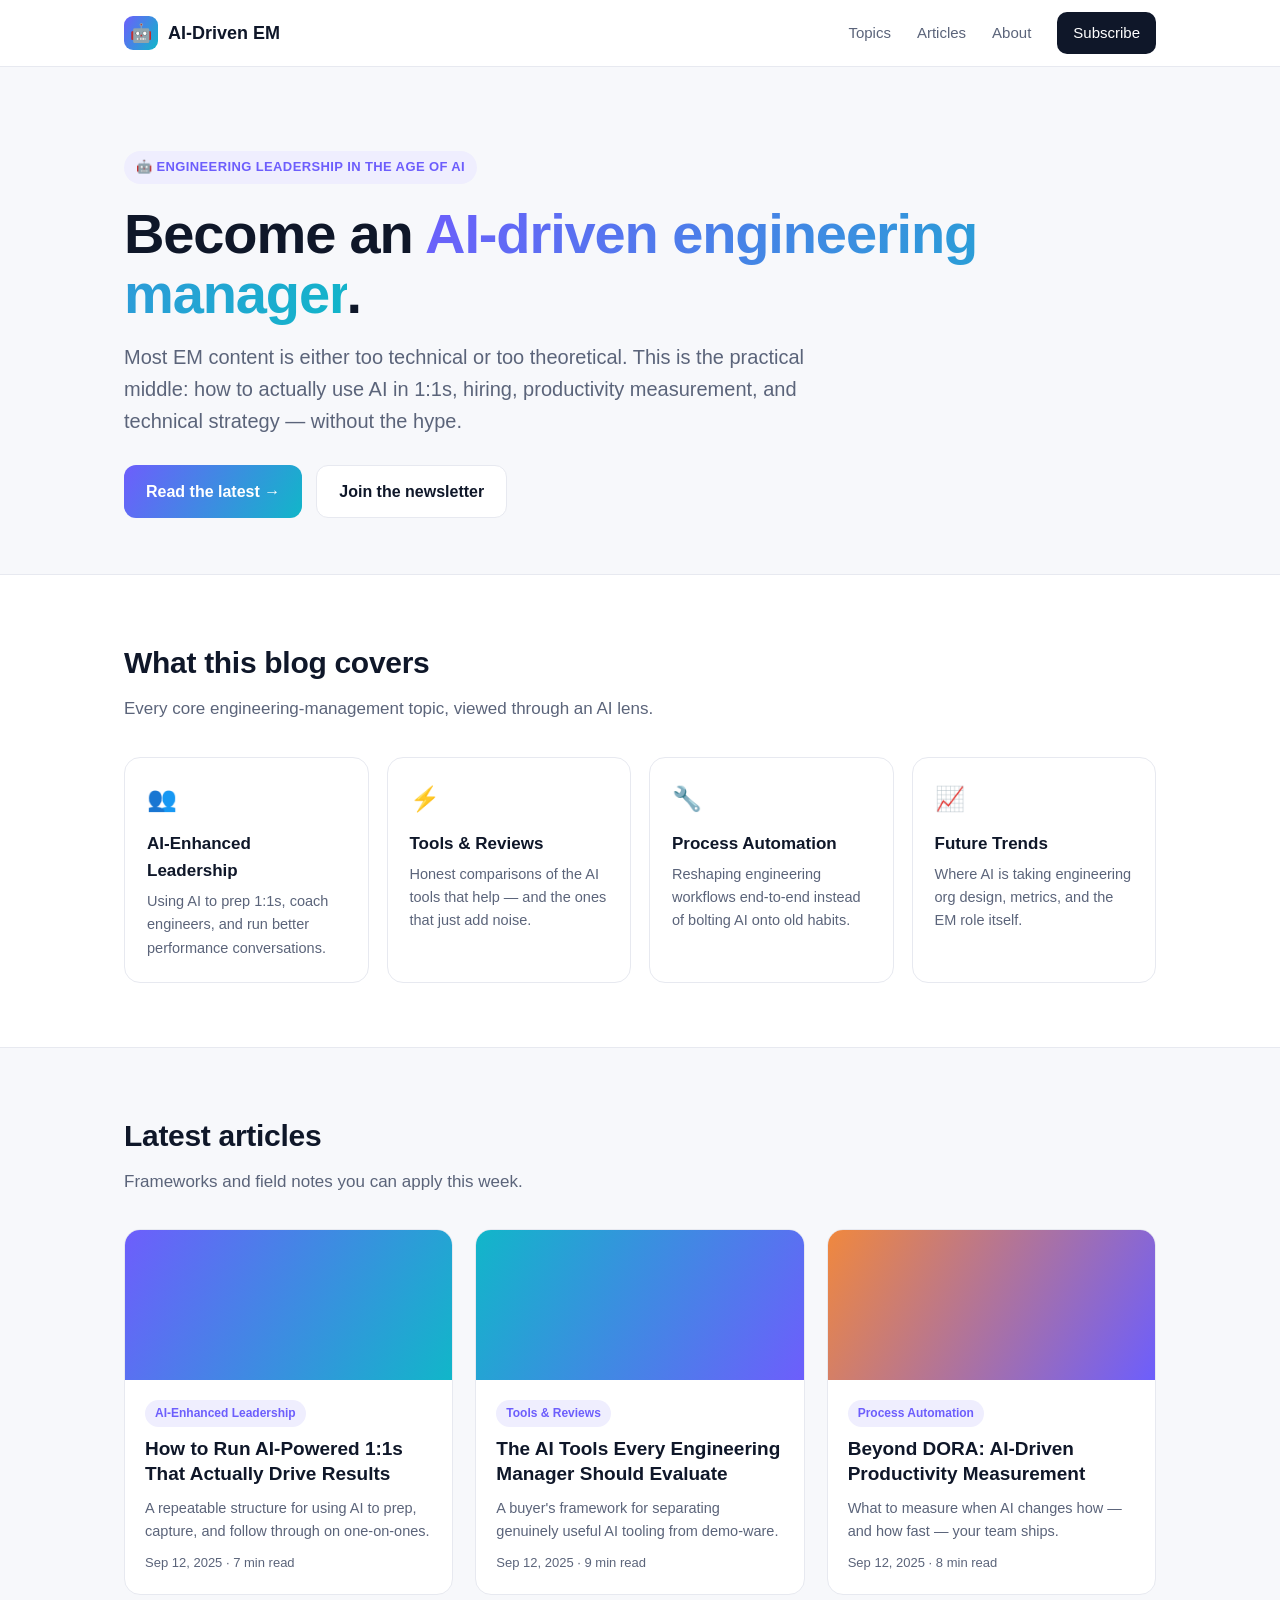
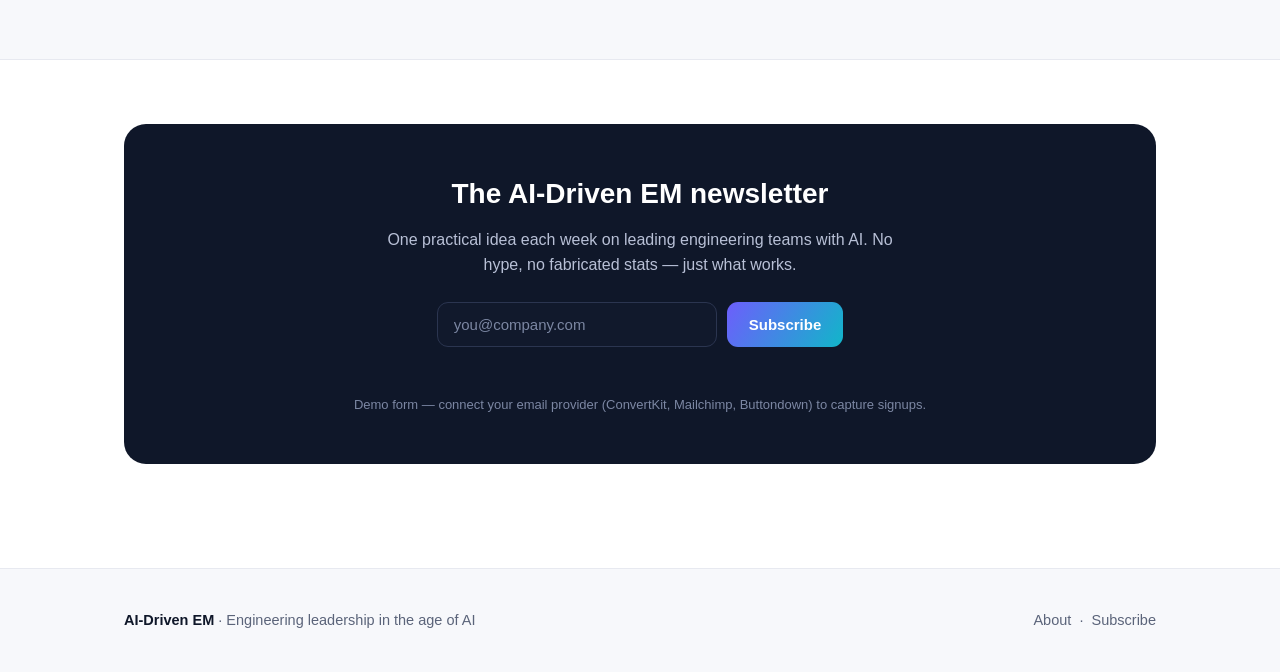
<file: index.html>
<!DOCTYPE html>
<html lang="en">
<head>
<meta charset="utf-8" />
<meta name="viewport" content="width=device-width, initial-scale=1" />
<title>The AI-Driven Engineering Manager — Engineering Leadership in the Age of AI</title>
<meta name="description" content="Practical, no-hype guidance on using AI to lead engineering teams: 1:1s, hiring, productivity, technical strategy, and the tools that actually help." />
<link rel="stylesheet" href="/styles.css" />
</head>
<body>
<header class="site-header">
  <div class="wrap nav">
    <a class="brand" href="/"><span class="logo">🤖</span> AI-Driven EM</a>
    <nav class="nav-links">
      <a href="/#pillars">Topics</a>
      <a href="/#latest">Articles</a>
      <a href="/about.html">About</a>
      <a class="nav-cta" href="/#newsletter">Subscribe</a>
    </nav>
  </div>
</header>

<section class="hero">
  <div class="wrap">
    <span class="eyebrow">🤖 Engineering leadership in the age of AI</span>
    <h1>Become an <span class="grad">AI-driven engineering manager</span>.</h1>
    <p class="lead">Most EM content is either too technical or too theoretical. This is the practical middle: how to actually use AI in 1:1s, hiring, productivity measurement, and technical strategy — without the hype.</p>
    <div class="btn-row">
      <a class="btn btn-primary" href="/#latest">Read the latest →</a>
      <a class="btn btn-ghost" href="/#newsletter">Join the newsletter</a>
    </div>
  </div>
</section>

<section class="block" id="pillars">
  <div class="wrap">
    <div class="section-head">
      <h2>What this blog covers</h2>
      <p>Every core engineering-management topic, viewed through an AI lens.</p>
    </div>
    <div class="pillars">
      <div class="pillar">
        <div class="ic">👥</div>
        <h3>AI-Enhanced Leadership</h3>
        <p>Using AI to prep 1:1s, coach engineers, and run better performance conversations.</p>
      </div>
      <div class="pillar">
        <div class="ic">⚡</div>
        <h3>Tools &amp; Reviews</h3>
        <p>Honest comparisons of the AI tools that help — and the ones that just add noise.</p>
      </div>
      <div class="pillar">
        <div class="ic">🔧</div>
        <h3>Process Automation</h3>
        <p>Reshaping engineering workflows end-to-end instead of bolting AI onto old habits.</p>
      </div>
      <div class="pillar">
        <div class="ic">📈</div>
        <h3>Future Trends</h3>
        <p>Where AI is taking engineering org design, metrics, and the EM role itself.</p>
      </div>
    </div>
  </div>
</section>

<section class="block" id="latest" style="background:var(--bg-alt);border-top:1px solid var(--line);border-bottom:1px solid var(--line);">
  <div class="wrap">
    <div class="section-head">
      <h2>Latest articles</h2>
      <p>Frameworks and field notes you can apply this week.</p>
    </div>
    <div class="posts">
      <a class="card" href="/ai-powered-1on1s.html">
        <div class="thumb"></div>
        <div class="body">
          <span class="tag">AI-Enhanced Leadership</span>
          <h3>How to Run AI-Powered 1:1s That Actually Drive Results</h3>
          <p>A repeatable structure for using AI to prep, capture, and follow through on one-on-ones.</p>
          <div class="meta">Sep 12, 2025 · 7 min read</div>
        </div>
      </a>
      <a class="card" href="/ai-tools-every-em-needs.html">
        <div class="thumb alt2"></div>
        <div class="body">
          <span class="tag">Tools &amp; Reviews</span>
          <h3>The AI Tools Every Engineering Manager Should Evaluate</h3>
          <p>A buyer's framework for separating genuinely useful AI tooling from demo-ware.</p>
          <div class="meta">Sep 12, 2025 · 9 min read</div>
        </div>
      </a>
      <a class="card" href="/beyond-dora-metrics.html">
        <div class="thumb alt3"></div>
        <div class="body">
          <span class="tag">Process Automation</span>
          <h3>Beyond DORA: AI-Driven Productivity Measurement</h3>
          <p>What to measure when AI changes how — and how fast — your team ships.</p>
          <div class="meta">Sep 12, 2025 · 8 min read</div>
        </div>
      </a>
    </div>
  </div>
</section>

<section class="block" id="newsletter">
  <div class="wrap">
    <div class="newsletter">
      <h2>The AI-Driven EM newsletter</h2>
      <p>One practical idea each week on leading engineering teams with AI. No hype, no fabricated stats — just what works.</p>
      <form class="signup" onsubmit="return subscribe(event)">
        <input type="email" id="email" placeholder="you@company.com" required />
        <button type="submit">Subscribe</button>
      </form>
      <div class="signup-ok" id="ok"></div>
      <div class="signup-note">Demo form — connect your email provider (ConvertKit, Mailchimp, Buttondown) to capture signups.</div>
    </div>
  </div>
</section>

<footer class="site-footer">
  <div class="wrap foot">
    <div><span class="brand-sm">AI-Driven EM</span> · Engineering leadership in the age of AI</div>
    <div><a href="/about.html">About</a> &nbsp;·&nbsp; <a href="/#newsletter">Subscribe</a></div>
  </div>
</footer>

<script>
function subscribe(e){
  e.preventDefault();
  var email = document.getElementById('email').value;
  document.getElementById('ok').textContent = "Thanks — " + email + " is on the list (demo).";
  document.getElementById('email').value = "";
  return false;
}
</script>
</body>
</html>
</file>
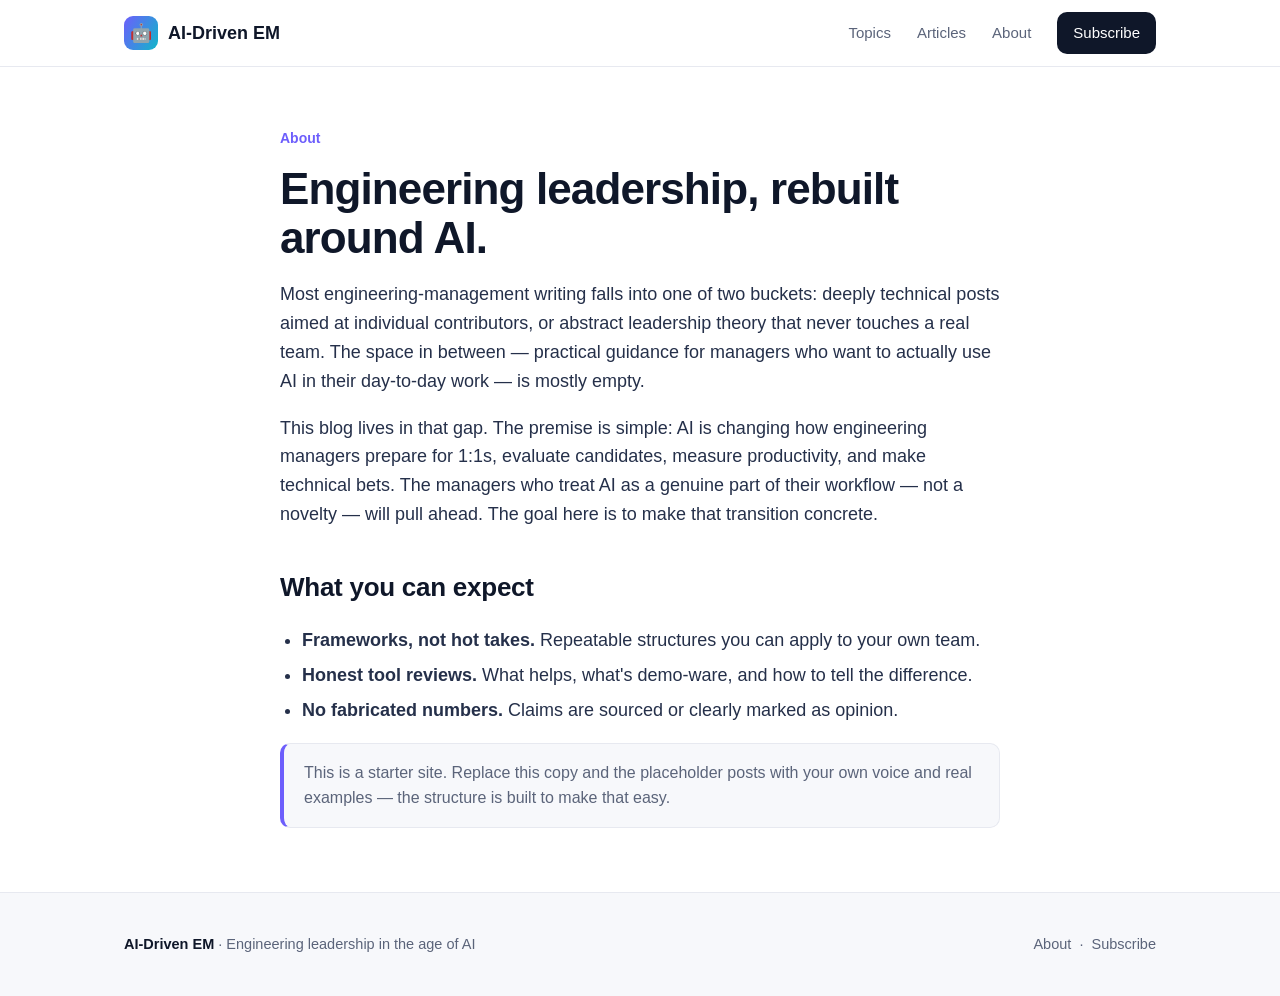
<file: about.html>
<!DOCTYPE html>
<html lang="en">
<head>
<meta charset="utf-8" />
<meta name="viewport" content="width=device-width, initial-scale=1" />
<title>About — The AI-Driven Engineering Manager</title>
<meta name="description" content="Why this blog exists: practical, honest guidance on leading engineering teams with AI." />
<link rel="stylesheet" href="/styles.css" />
</head>
<body>
<header class="site-header">
  <div class="wrap nav">
    <a class="brand" href="/"><span class="logo">🤖</span> AI-Driven EM</a>
    <nav class="nav-links">
      <a href="/#pillars">Topics</a>
      <a href="/#latest">Articles</a>
      <a href="/about.html">About</a>
      <a class="nav-cta" href="/#newsletter">Subscribe</a>
    </nav>
  </div>
</header>

<article class="article">
  <div class="wrap">
    <div class="prose">
      <span class="kicker">About</span>
      <h1>Engineering leadership, rebuilt around AI.</h1>
      <p>Most engineering-management writing falls into one of two buckets: deeply technical posts aimed at individual contributors, or abstract leadership theory that never touches a real team. The space in between — practical guidance for managers who want to actually use AI in their day-to-day work — is mostly empty.</p>
      <p>This blog lives in that gap. The premise is simple: AI is changing how engineering managers prepare for 1:1s, evaluate candidates, measure productivity, and make technical bets. The managers who treat AI as a genuine part of their workflow — not a novelty — will pull ahead. The goal here is to make that transition concrete.</p>
      <h2>What you can expect</h2>
      <ul>
        <li><strong>Frameworks, not hot takes.</strong> Repeatable structures you can apply to your own team.</li>
        <li><strong>Honest tool reviews.</strong> What helps, what's demo-ware, and how to tell the difference.</li>
        <li><strong>No fabricated numbers.</strong> Claims are sourced or clearly marked as opinion.</li>
      </ul>
      <div class="callout">This is a starter site. Replace this copy and the placeholder posts with your own voice and real examples — the structure is built to make that easy.</div>
    </div>
  </div>
</article>

<footer class="site-footer">
  <div class="wrap foot">
    <div><span class="brand-sm">AI-Driven EM</span> · Engineering leadership in the age of AI</div>
    <div><a href="/about.html">About</a> &nbsp;·&nbsp; <a href="/#newsletter">Subscribe</a></div>
  </div>
</footer>
</body>
</html>
</file>
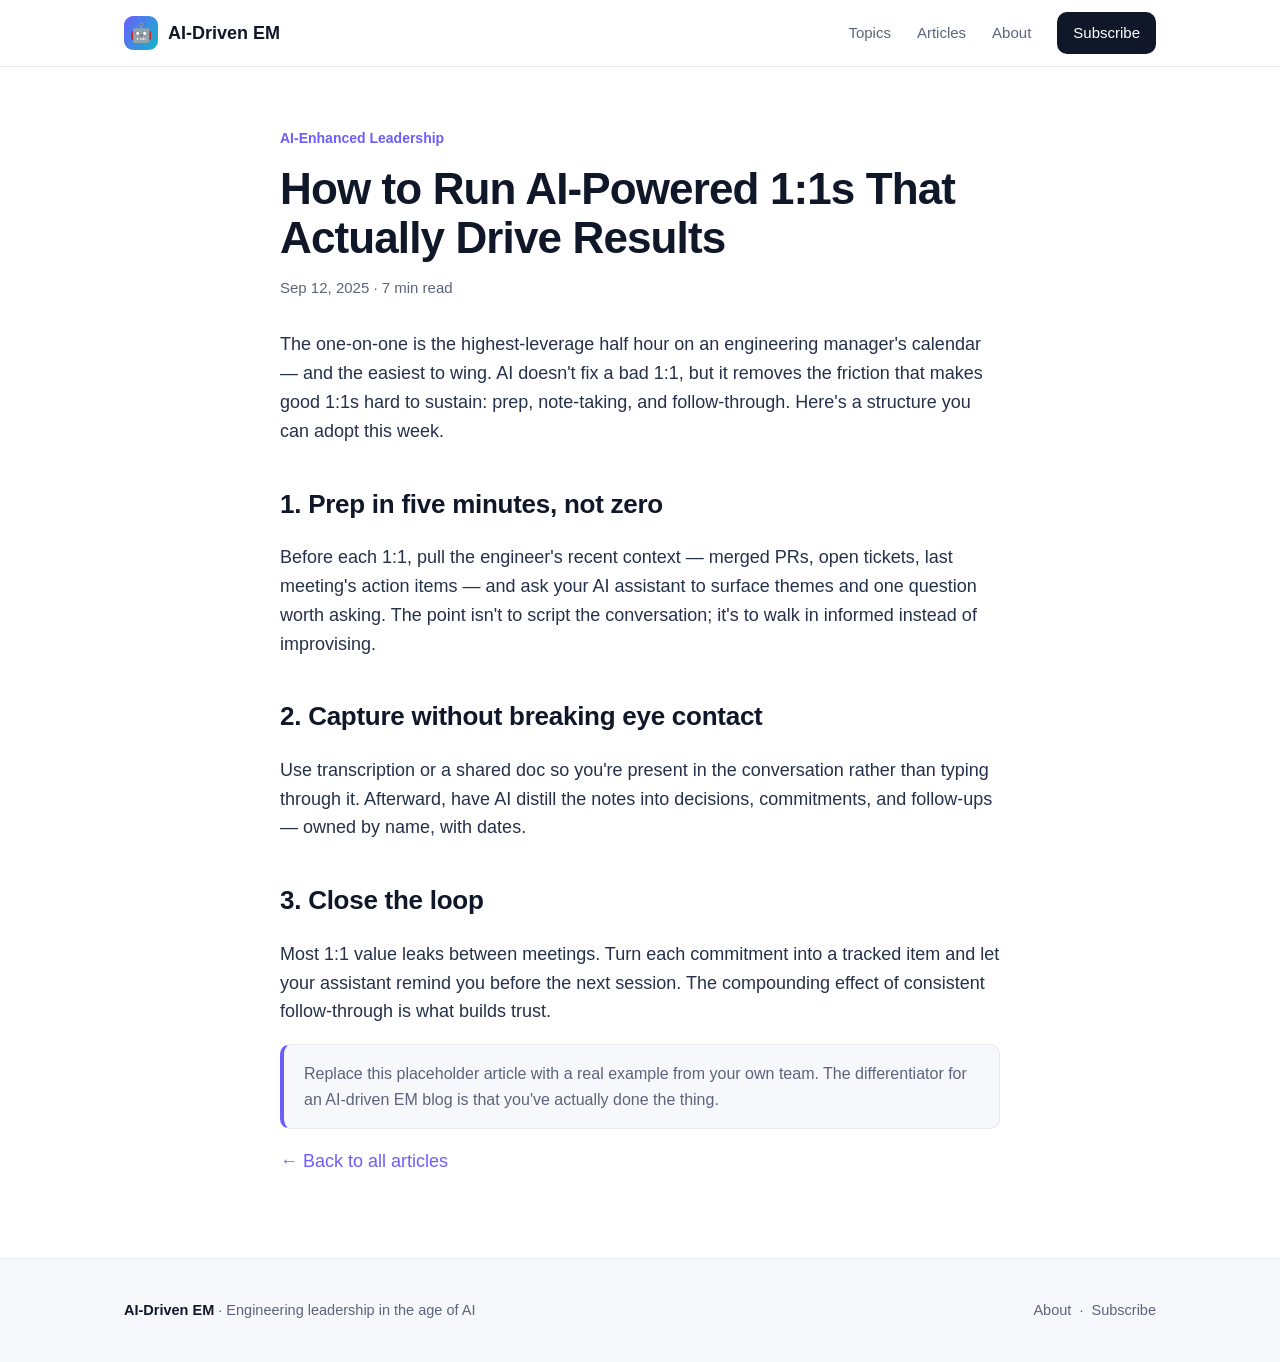
<file: ai-powered-1on1s.html>
<!DOCTYPE html>
<html lang="en">
<head>
<meta charset="utf-8" />
<meta name="viewport" content="width=device-width, initial-scale=1" />
<title>How to Run AI-Powered 1:1s That Actually Drive Results — AI-Driven EM</title>
<meta name="description" content="A repeatable structure for using AI to prepare, capture, and follow through on one-on-ones." />
<link rel="stylesheet" href="/styles.css" />
</head>
<body>
<header class="site-header">
  <div class="wrap nav">
    <a class="brand" href="/"><span class="logo">🤖</span> AI-Driven EM</a>
    <nav class="nav-links">
      <a href="/#pillars">Topics</a>
      <a href="/#latest">Articles</a>
      <a href="/about.html">About</a>
      <a class="nav-cta" href="/#newsletter">Subscribe</a>
    </nav>
  </div>
</header>
<article class="article">
  <div class="wrap">
    <div class="prose">
      <span class="kicker">AI-Enhanced Leadership</span>
      <h1>How to Run AI-Powered 1:1s That Actually Drive Results</h1>
      <div class="byline">Sep 12, 2025 · 7 min read</div>
      <p>The one-on-one is the highest-leverage half hour on an engineering manager's calendar — and the easiest to wing. AI doesn't fix a bad 1:1, but it removes the friction that makes good 1:1s hard to sustain: prep, note-taking, and follow-through. Here's a structure you can adopt this week.</p>
      <h2>1. Prep in five minutes, not zero</h2>
      <p>Before each 1:1, pull the engineer's recent context — merged PRs, open tickets, last meeting's action items — and ask your AI assistant to surface themes and one question worth asking. The point isn't to script the conversation; it's to walk in informed instead of improvising.</p>
      <h2>2. Capture without breaking eye contact</h2>
      <p>Use transcription or a shared doc so you're present in the conversation rather than typing through it. Afterward, have AI distill the notes into decisions, commitments, and follow-ups — owned by name, with dates.</p>
      <h2>3. Close the loop</h2>
      <p>Most 1:1 value leaks between meetings. Turn each commitment into a tracked item and let your assistant remind you before the next session. The compounding effect of consistent follow-through is what builds trust.</p>
      <div class="callout">Replace this placeholder article with a real example from your own team. The differentiator for an AI-driven EM blog is that you've actually done the thing.</div>
      <p><a href="/#latest">← Back to all articles</a></p>
    </div>
  </div>
</article>
<footer class="site-footer">
  <div class="wrap foot">
    <div><span class="brand-sm">AI-Driven EM</span> · Engineering leadership in the age of AI</div>
    <div><a href="/about.html">About</a> &nbsp;·&nbsp; <a href="/#newsletter">Subscribe</a></div>
  </div>
</footer>
</body>
</html>
</file>
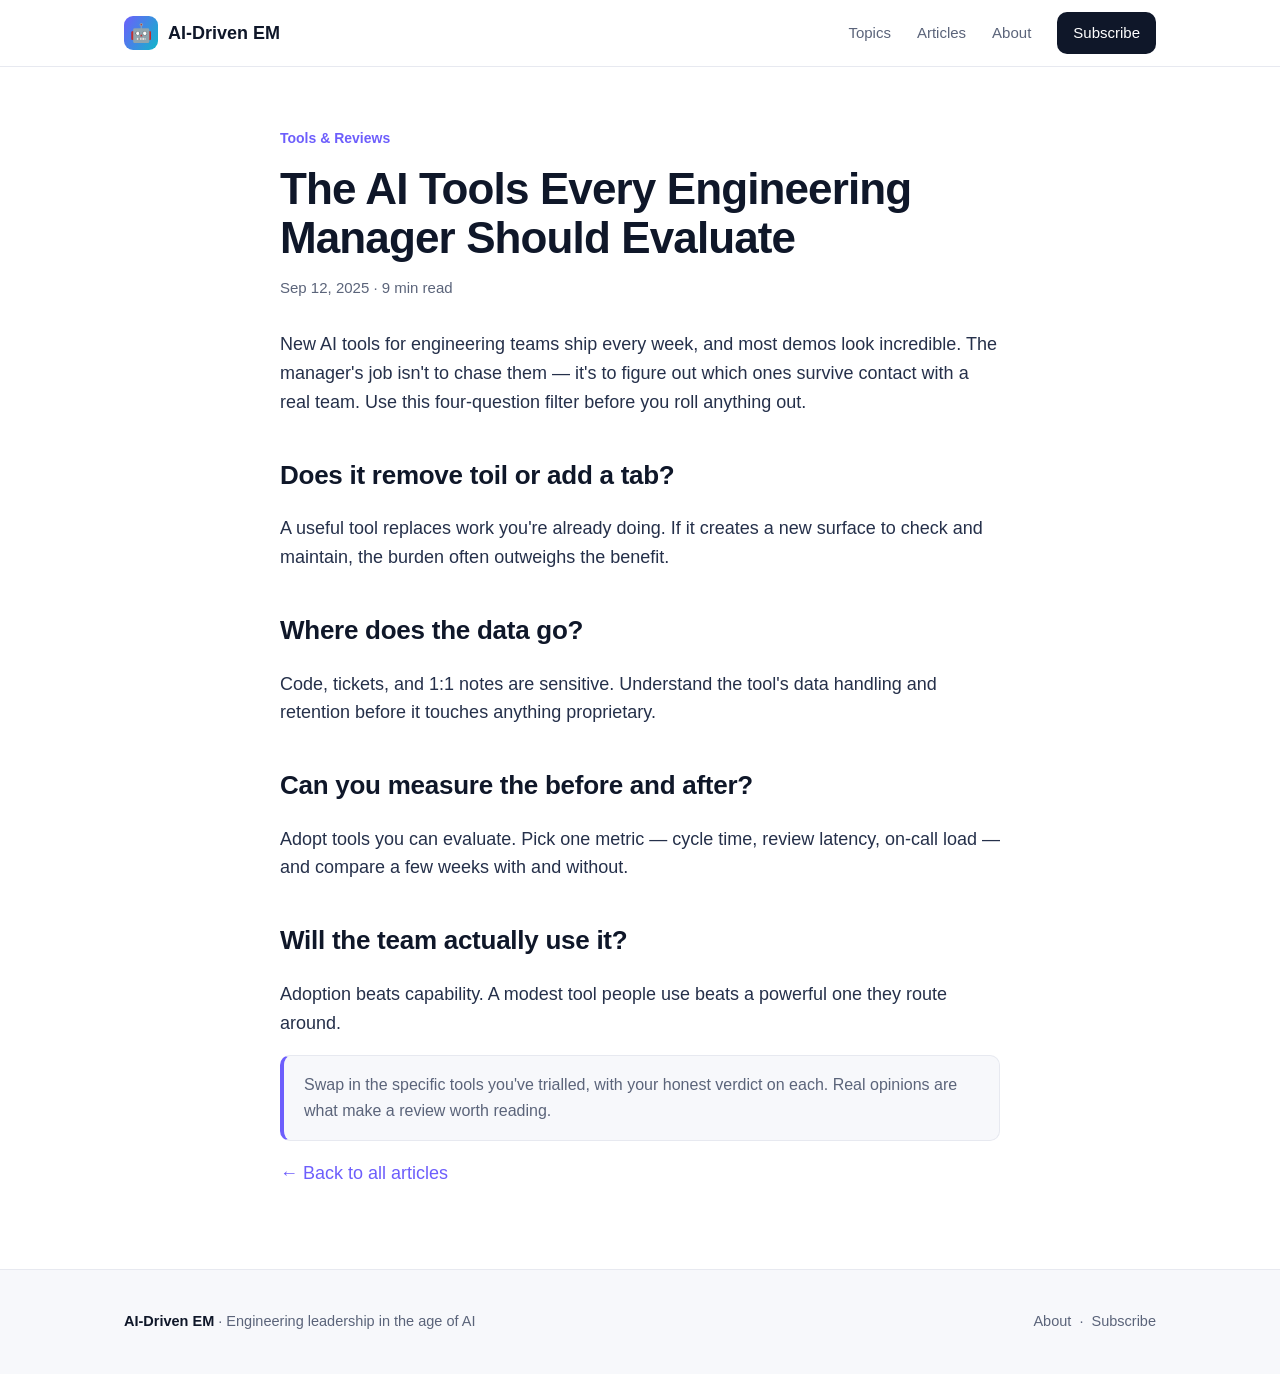
<file: ai-tools-every-em-needs.html>
<!DOCTYPE html>
<html lang="en">
<head>
<meta charset="utf-8" />
<meta name="viewport" content="width=device-width, initial-scale=1" />
<title>The AI Tools Every Engineering Manager Should Evaluate — AI-Driven EM</title>
<meta name="description" content="A buyer's framework for separating genuinely useful AI tooling from demo-ware." />
<link rel="stylesheet" href="/styles.css" />
</head>
<body>
<header class="site-header">
  <div class="wrap nav">
    <a class="brand" href="/"><span class="logo">🤖</span> AI-Driven EM</a>
    <nav class="nav-links">
      <a href="/#pillars">Topics</a>
      <a href="/#latest">Articles</a>
      <a href="/about.html">About</a>
      <a class="nav-cta" href="/#newsletter">Subscribe</a>
    </nav>
  </div>
</header>
<article class="article">
  <div class="wrap">
    <div class="prose">
      <span class="kicker">Tools &amp; Reviews</span>
      <h1>The AI Tools Every Engineering Manager Should Evaluate</h1>
      <div class="byline">Sep 12, 2025 · 9 min read</div>
      <p>New AI tools for engineering teams ship every week, and most demos look incredible. The manager's job isn't to chase them — it's to figure out which ones survive contact with a real team. Use this four-question filter before you roll anything out.</p>
      <h2>Does it remove toil or add a tab?</h2>
      <p>A useful tool replaces work you're already doing. If it creates a new surface to check and maintain, the burden often outweighs the benefit.</p>
      <h2>Where does the data go?</h2>
      <p>Code, tickets, and 1:1 notes are sensitive. Understand the tool's data handling and retention before it touches anything proprietary.</p>
      <h2>Can you measure the before and after?</h2>
      <p>Adopt tools you can evaluate. Pick one metric — cycle time, review latency, on-call load — and compare a few weeks with and without.</p>
      <h2>Will the team actually use it?</h2>
      <p>Adoption beats capability. A modest tool people use beats a powerful one they route around.</p>
      <div class="callout">Swap in the specific tools you've trialled, with your honest verdict on each. Real opinions are what make a review worth reading.</div>
      <p><a href="/#latest">← Back to all articles</a></p>
    </div>
  </div>
</article>
<footer class="site-footer">
  <div class="wrap foot">
    <div><span class="brand-sm">AI-Driven EM</span> · Engineering leadership in the age of AI</div>
    <div><a href="/about.html">About</a> &nbsp;·&nbsp; <a href="/#newsletter">Subscribe</a></div>
  </div>
</footer>
</body>
</html>
</file>
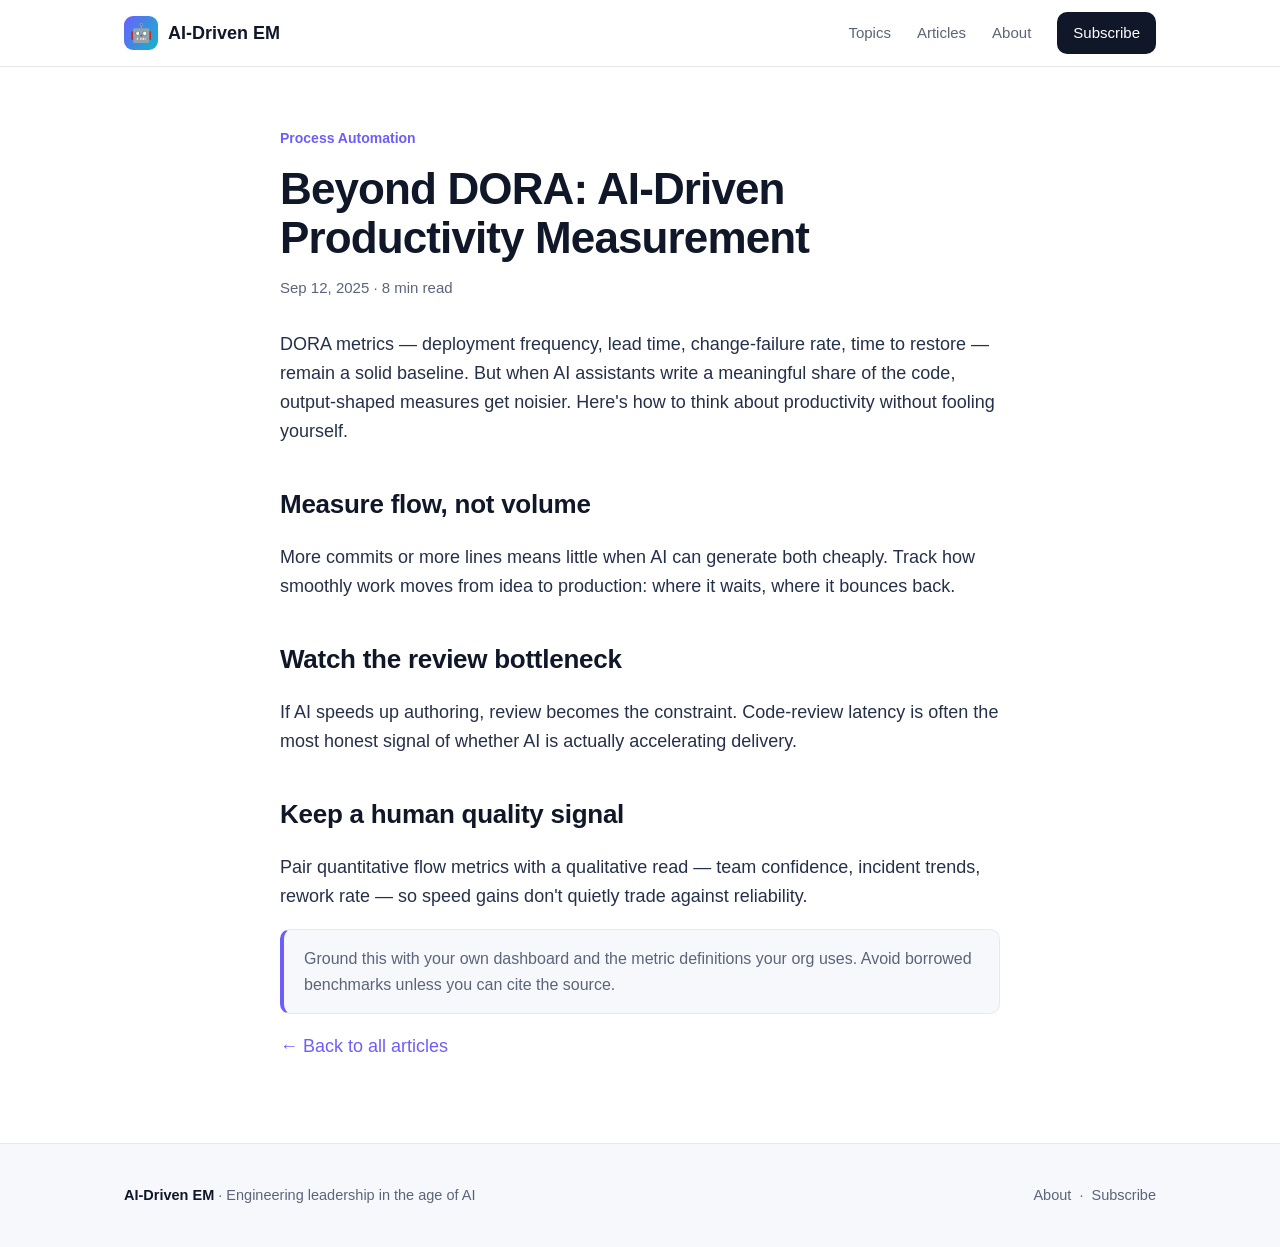
<file: beyond-dora-metrics.html>
<!DOCTYPE html>
<html lang="en">
<head>
<meta charset="utf-8" />
<meta name="viewport" content="width=device-width, initial-scale=1" />
<title>Beyond DORA: AI-Driven Productivity Measurement — AI-Driven EM</title>
<meta name="description" content="What to measure when AI changes how — and how fast — your team ships." />
<link rel="stylesheet" href="/styles.css" />
</head>
<body>
<header class="site-header">
  <div class="wrap nav">
    <a class="brand" href="/"><span class="logo">🤖</span> AI-Driven EM</a>
    <nav class="nav-links">
      <a href="/#pillars">Topics</a>
      <a href="/#latest">Articles</a>
      <a href="/about.html">About</a>
      <a class="nav-cta" href="/#newsletter">Subscribe</a>
    </nav>
  </div>
</header>
<article class="article">
  <div class="wrap">
    <div class="prose">
      <span class="kicker">Process Automation</span>
      <h1>Beyond DORA: AI-Driven Productivity Measurement</h1>
      <div class="byline">Sep 12, 2025 · 8 min read</div>
      <p>DORA metrics — deployment frequency, lead time, change-failure rate, time to restore — remain a solid baseline. But when AI assistants write a meaningful share of the code, output-shaped measures get noisier. Here's how to think about productivity without fooling yourself.</p>
      <h2>Measure flow, not volume</h2>
      <p>More commits or more lines means little when AI can generate both cheaply. Track how smoothly work moves from idea to production: where it waits, where it bounces back.</p>
      <h2>Watch the review bottleneck</h2>
      <p>If AI speeds up authoring, review becomes the constraint. Code-review latency is often the most honest signal of whether AI is actually accelerating delivery.</p>
      <h2>Keep a human quality signal</h2>
      <p>Pair quantitative flow metrics with a qualitative read — team confidence, incident trends, rework rate — so speed gains don't quietly trade against reliability.</p>
      <div class="callout">Ground this with your own dashboard and the metric definitions your org uses. Avoid borrowed benchmarks unless you can cite the source.</div>
      <p><a href="/#latest">← Back to all articles</a></p>
    </div>
  </div>
</article>
<footer class="site-footer">
  <div class="wrap foot">
    <div><span class="brand-sm">AI-Driven EM</span> · Engineering leadership in the age of AI</div>
    <div><a href="/about.html">About</a> &nbsp;·&nbsp; <a href="/#newsletter">Subscribe</a></div>
  </div>
</footer>
</body>
</html>
</file>
<file: styles.css>
:root {
  --bg: #ffffff;
  --bg-alt: #f7f8fb;
  --ink: #0f1729;
  --muted: #5b647a;
  --line: #e7e9f0;
  --brand: #6d5efc;
  --brand-2: #11b6c9;
  --accent-grad: linear-gradient(120deg, #6d5efc 0%, #11b6c9 100%);
  --radius: 16px;
  --maxw: 1080px;
  --font: -apple-system, BlinkMacSystemFont, "Segoe UI", Roboto, Helvetica, Arial, sans-serif;
}

* { box-sizing: border-box; }
html { scroll-behavior: smooth; }
body {
  margin: 0;
  font-family: var(--font);
  color: var(--ink);
  background: var(--bg);
  line-height: 1.6;
  -webkit-font-smoothing: antialiased;
}
a { color: var(--brand); text-decoration: none; }
a:hover { text-decoration: underline; }
img { max-width: 100%; display: block; }

.wrap { max-width: var(--maxw); margin: 0 auto; padding: 0 24px; }

/* Header */
.site-header {
  position: sticky; top: 0; z-index: 50;
  background: rgba(255,255,255,0.85);
  backdrop-filter: saturate(180%) blur(10px);
  border-bottom: 1px solid var(--line);
}
.nav {
  display: flex; align-items: center; justify-content: space-between;
  height: 66px;
}
.brand { display: flex; align-items: center; gap: 10px; font-weight: 700; font-size: 18px; color: var(--ink); }
.brand:hover { text-decoration: none; }
.brand .logo {
  width: 34px; height: 34px; border-radius: 9px;
  background: var(--accent-grad);
  display: grid; place-items: center; color: #fff; font-size: 18px;
}
.nav-links { display: flex; gap: 26px; align-items: center; }
.nav-links a { color: var(--muted); font-weight: 500; font-size: 15px; }
.nav-links a:hover { color: var(--ink); text-decoration: none; }
.nav-cta {
  background: var(--ink); color: #fff !important; padding: 9px 16px;
  border-radius: 10px; font-size: 14px;
}
.nav-cta:hover { text-decoration: none; opacity: .9; }

/* Hero */
.hero { padding: 84px 0 56px; background: var(--bg-alt); border-bottom: 1px solid var(--line); }
.eyebrow {
  display: inline-flex; align-items: center; gap: 8px;
  font-size: 13px; font-weight: 600; letter-spacing: .03em; text-transform: uppercase;
  color: var(--brand); background: #efeefe; padding: 6px 12px; border-radius: 999px;
}
.hero h1 {
  font-size: clamp(34px, 5vw, 56px); line-height: 1.08; margin: 20px 0 16px; letter-spacing: -0.02em;
}
.hero h1 .grad {
  background: var(--accent-grad); -webkit-background-clip: text; background-clip: text; color: transparent;
}
.hero p.lead { font-size: 20px; color: var(--muted); max-width: 680px; margin: 0 0 28px; }
.btn-row { display: flex; gap: 14px; flex-wrap: wrap; }
.btn {
  display: inline-flex; align-items: center; gap: 8px;
  padding: 13px 22px; border-radius: 12px; font-weight: 600; font-size: 16px;
}
.btn-primary { background: var(--accent-grad); color: #fff; }
.btn-primary:hover { text-decoration: none; opacity: .92; }
.btn-ghost { border: 1px solid var(--line); color: var(--ink); background: #fff; }
.btn-ghost:hover { text-decoration: none; border-color: var(--brand); }

/* Section */
section.block { padding: 64px 0; }
.section-head { margin-bottom: 34px; }
.section-head h2 { font-size: 30px; margin: 0 0 8px; letter-spacing: -0.01em; }
.section-head p { color: var(--muted); margin: 0; font-size: 17px; }

/* Pillars */
.pillars { display: grid; grid-template-columns: repeat(4, 1fr); gap: 18px; }
.pillar {
  border: 1px solid var(--line); border-radius: var(--radius); padding: 22px; background: #fff;
}
.pillar .ic { font-size: 24px; }
.pillar h3 { font-size: 17px; margin: 12px 0 6px; }
.pillar p { color: var(--muted); font-size: 14.5px; margin: 0; }

/* Post grid */
.posts { display: grid; grid-template-columns: repeat(3, 1fr); gap: 22px; }
.card {
  border: 1px solid var(--line); border-radius: var(--radius); overflow: hidden; background: #fff;
  display: flex; flex-direction: column; transition: transform .15s ease, box-shadow .15s ease;
}
.card:hover { transform: translateY(-3px); box-shadow: 0 14px 34px rgba(15,23,41,.08); text-decoration: none; }
.card .thumb { height: 150px; background: var(--accent-grad); }
.card .thumb.alt2 { background: linear-gradient(120deg,#11b6c9,#6d5efc); }
.card .thumb.alt3 { background: linear-gradient(120deg,#f0883e,#6d5efc); }
.card .body { padding: 20px; display: flex; flex-direction: column; gap: 10px; flex: 1; }
.tag { align-self: flex-start; font-size: 12px; font-weight: 600; color: var(--brand); background: #efeefe; padding: 4px 10px; border-radius: 999px; }
.card h3 { font-size: 19px; margin: 0; color: var(--ink); line-height: 1.3; }
.card p { color: var(--muted); font-size: 14.5px; margin: 0; }
.card .meta { color: var(--muted); font-size: 13px; margin-top: auto; }

/* Newsletter */
.newsletter {
  background: var(--ink); color: #fff; border-radius: 22px; padding: 48px; text-align: center;
}
.newsletter h2 { font-size: 28px; margin: 0 0 10px; }
.newsletter p { color: #b8c0d6; margin: 0 auto 24px; max-width: 520px; }
.signup { display: flex; gap: 10px; justify-content: center; flex-wrap: wrap; }
.signup input {
  padding: 13px 16px; border-radius: 11px; border: 1px solid #2b3550; background: #11192c; color: #fff;
  font-size: 15px; min-width: 280px;
}
.signup input::placeholder { color: #7c87a3; }
.signup button {
  padding: 13px 22px; border-radius: 11px; border: 0; cursor: pointer;
  background: var(--accent-grad); color: #fff; font-weight: 600; font-size: 15px;
}
.signup-note { color: #7c87a3; font-size: 13px; margin-top: 14px; }
.signup-ok { color: #5fe3a1; font-weight: 600; margin-top: 14px; min-height: 20px; }

/* Article */
.article { padding: 56px 0 24px; }
.article .kicker { color: var(--brand); font-weight: 600; font-size: 14px; }
.article h1 { font-size: clamp(30px, 4vw, 44px); line-height: 1.12; margin: 12px 0 14px; letter-spacing: -0.02em; }
.article .byline { color: var(--muted); font-size: 15px; margin-bottom: 30px; }
.prose { max-width: 720px; margin: 0 auto; font-size: 18px; }
.prose h2 { font-size: 26px; margin: 38px 0 12px; letter-spacing: -0.01em; }
.prose p { color: #25304a; }
.prose ul { color: #25304a; padding-left: 22px; }
.prose li { margin: 6px 0; }
.callout { background: var(--bg-alt); border: 1px solid var(--line); border-left: 4px solid var(--brand); padding: 16px 20px; border-radius: 10px; color: var(--muted); font-size: 16px; }

/* Footer */
.site-footer { border-top: 1px solid var(--line); background: var(--bg-alt); padding: 40px 0; margin-top: 40px; }
.foot { display: flex; justify-content: space-between; gap: 20px; flex-wrap: wrap; color: var(--muted); font-size: 14.5px; }
.foot a { color: var(--muted); }
.foot .brand-sm { font-weight: 700; color: var(--ink); }

@media (max-width: 900px) {
  .pillars { grid-template-columns: repeat(2, 1fr); }
  .posts { grid-template-columns: 1fr; }
  .nav-links { display: none; }
}
</file>
